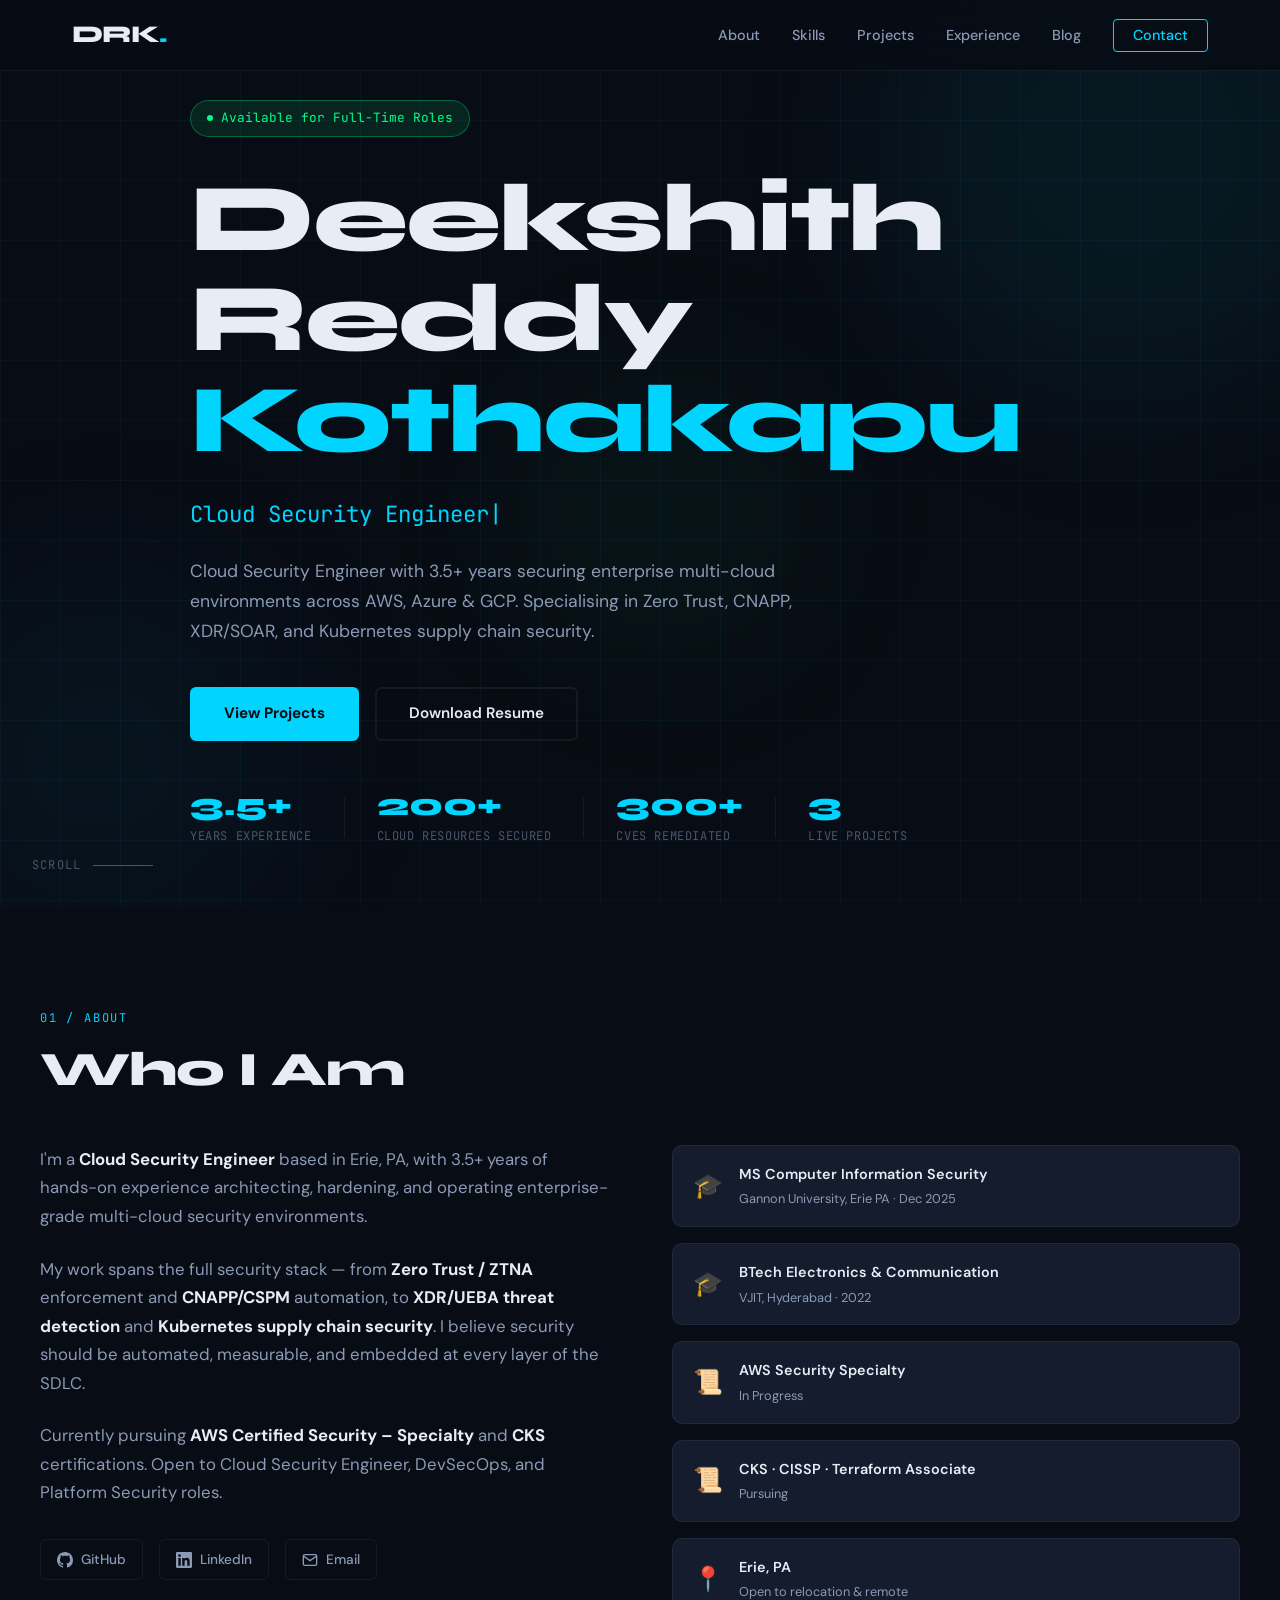
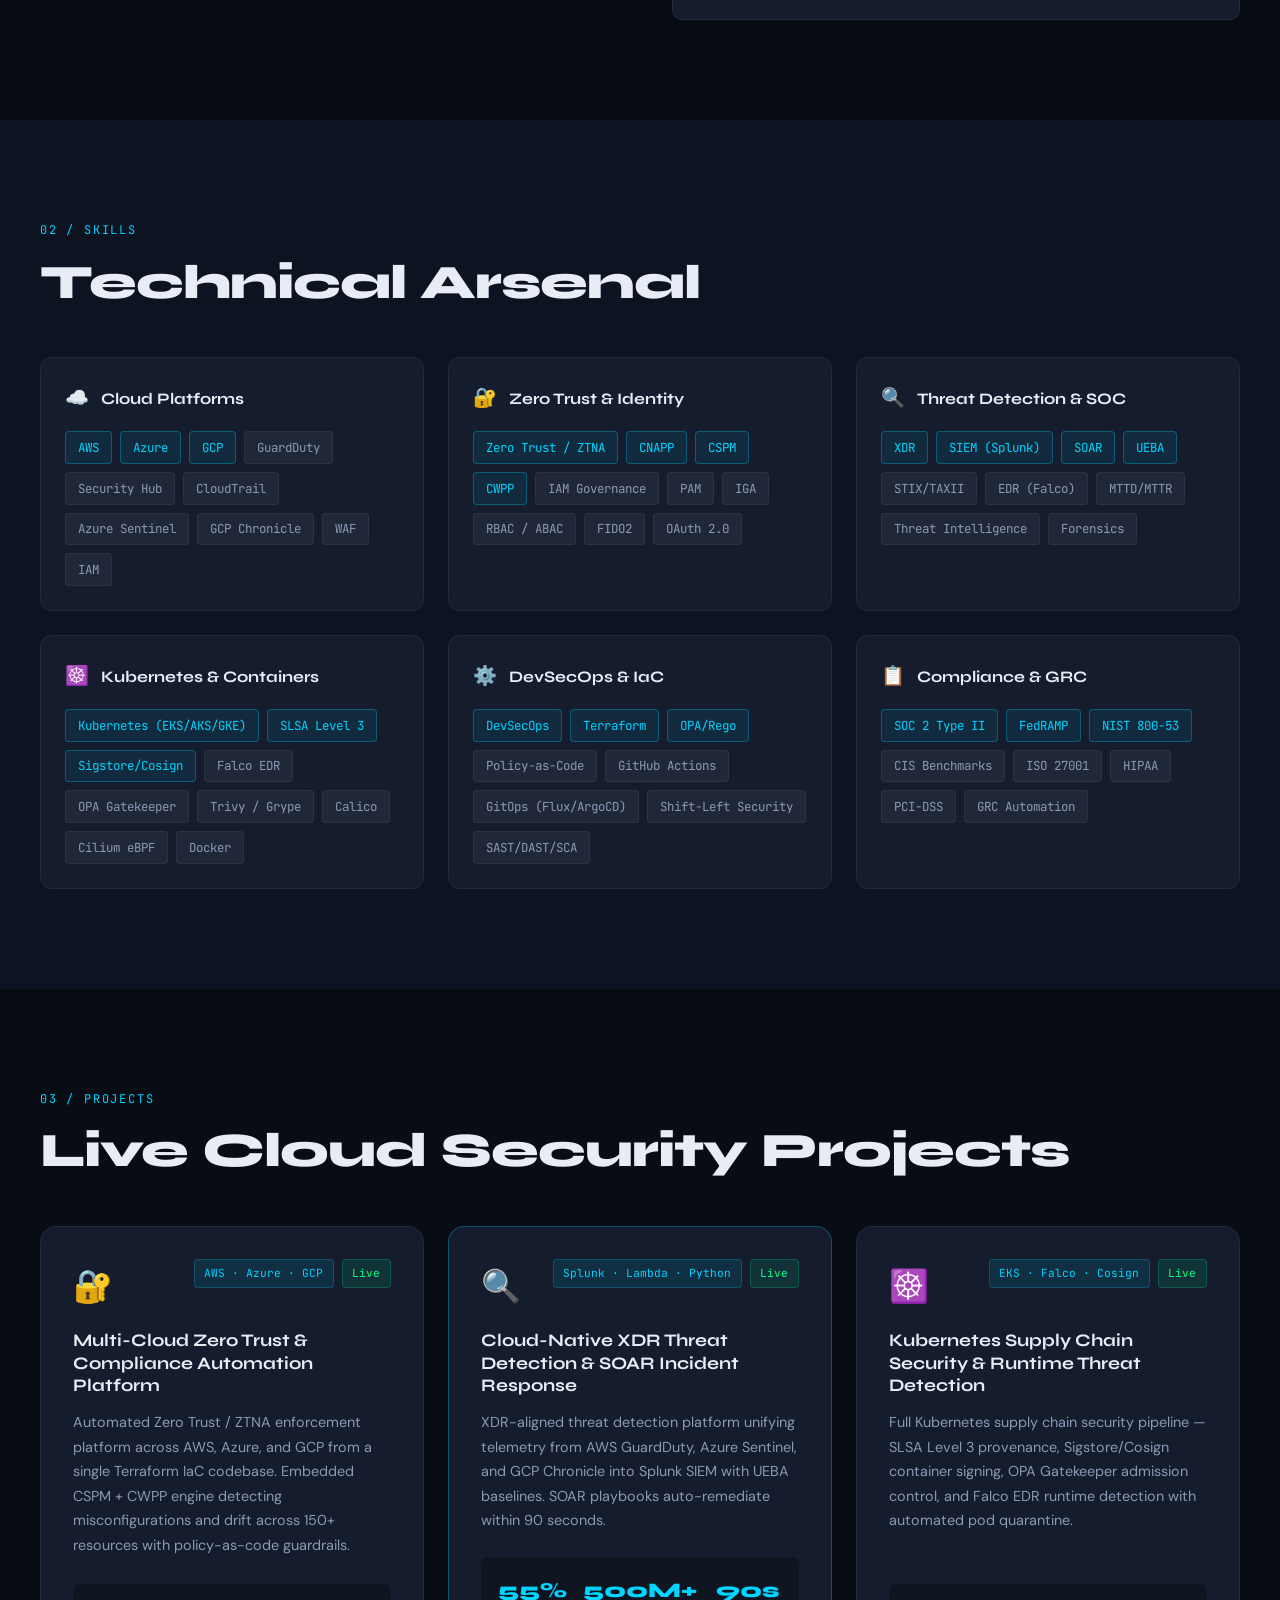
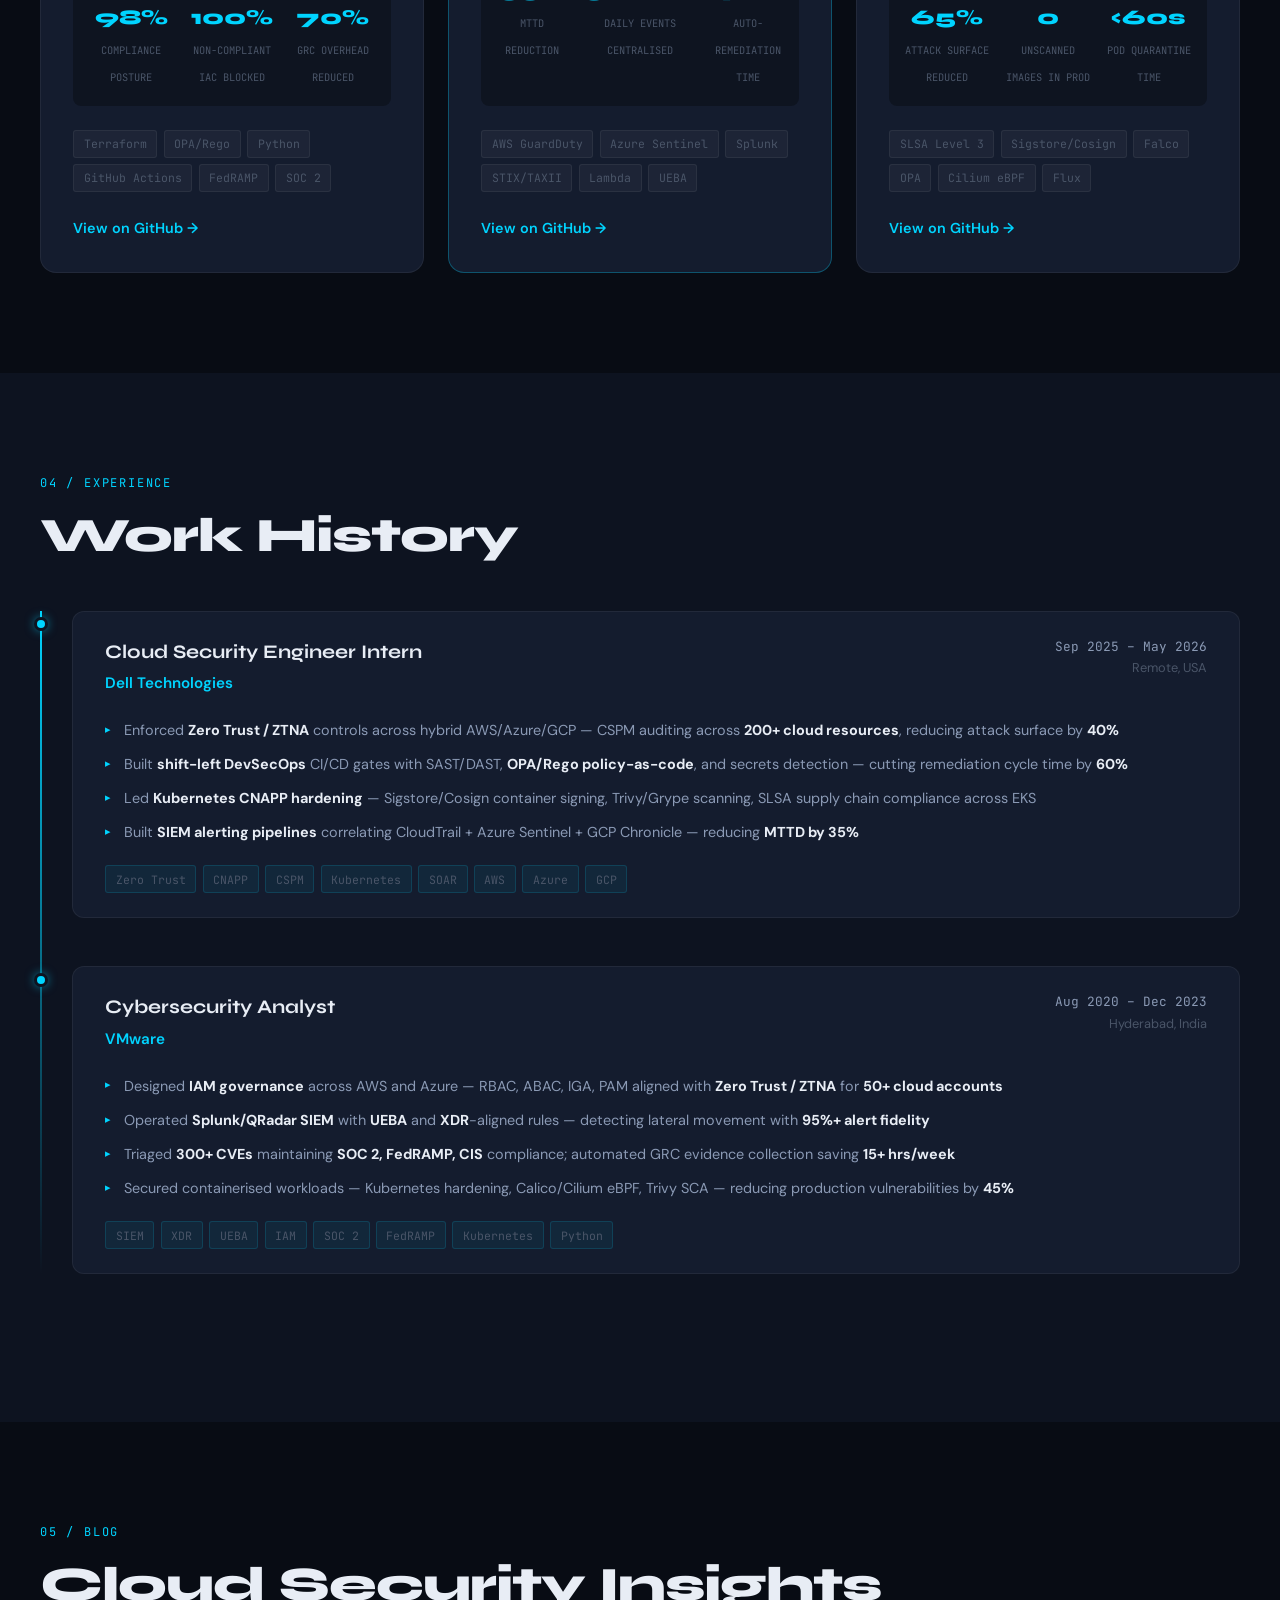
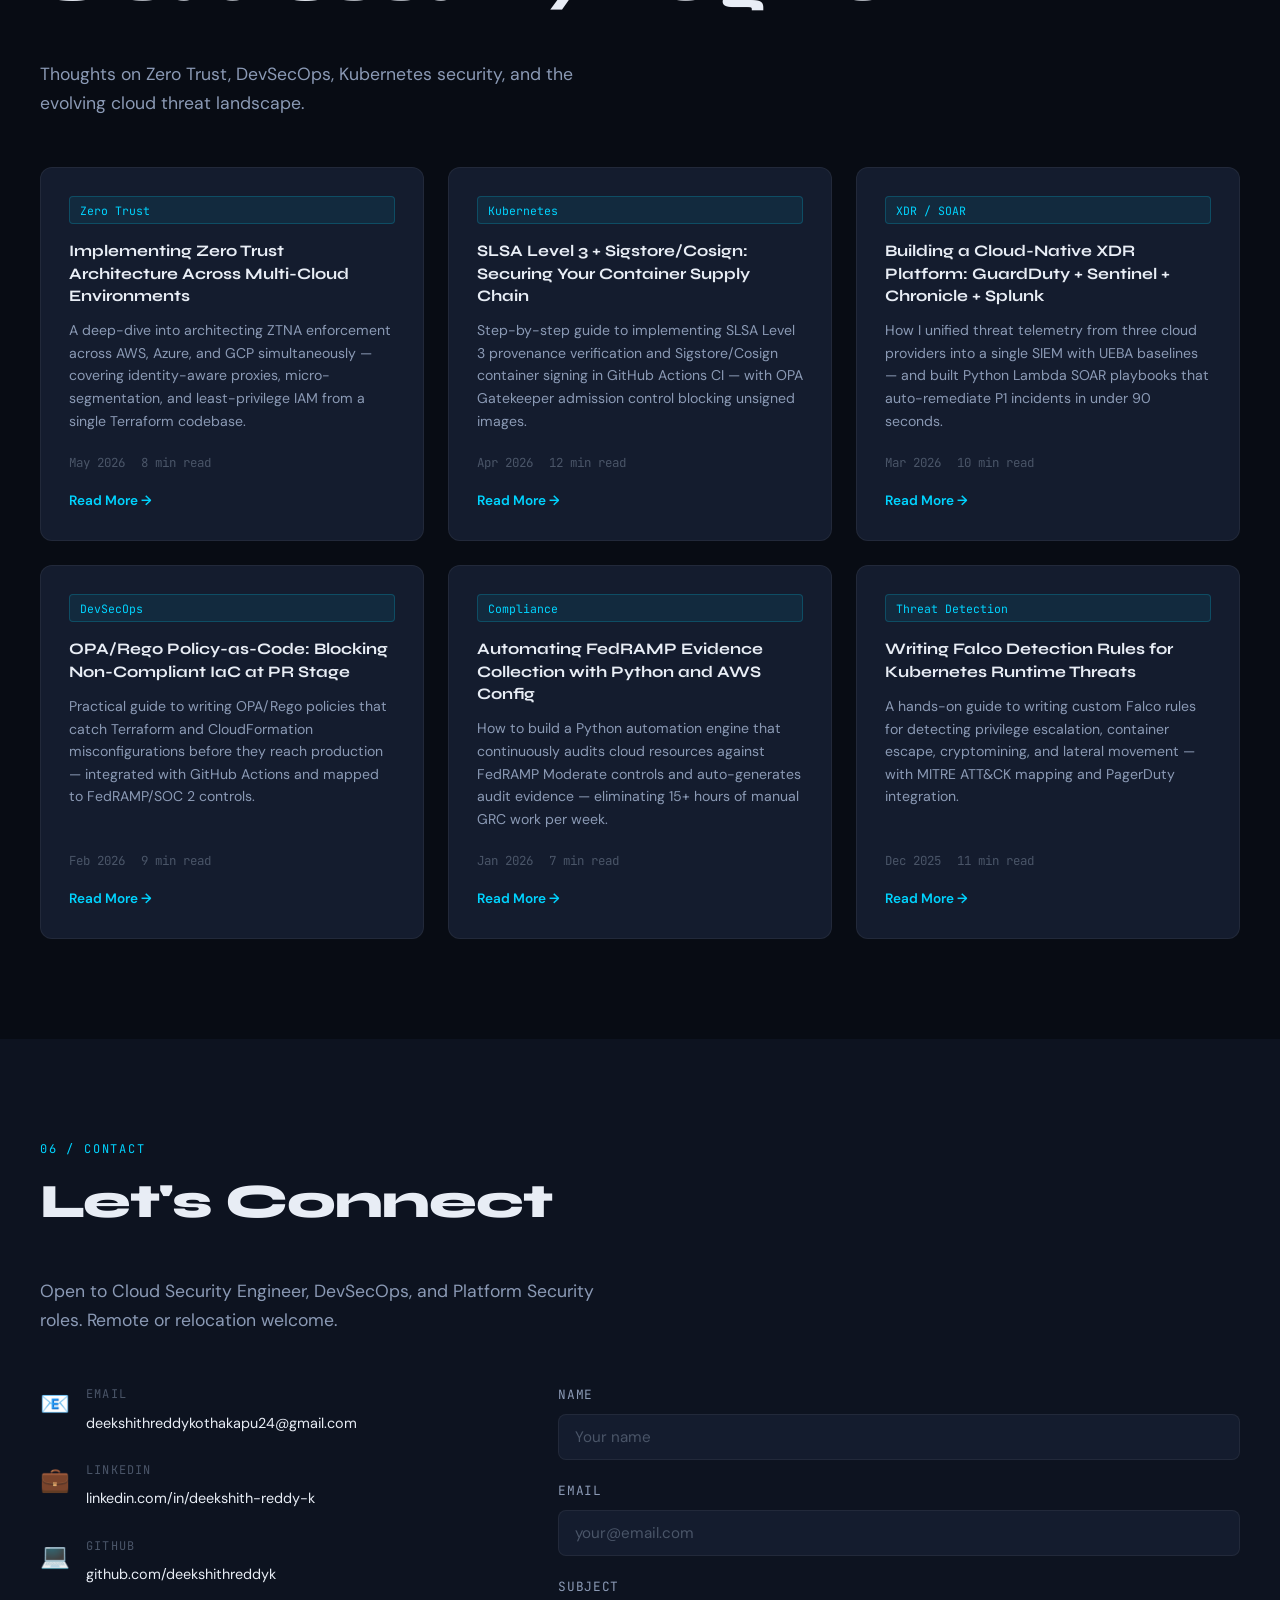
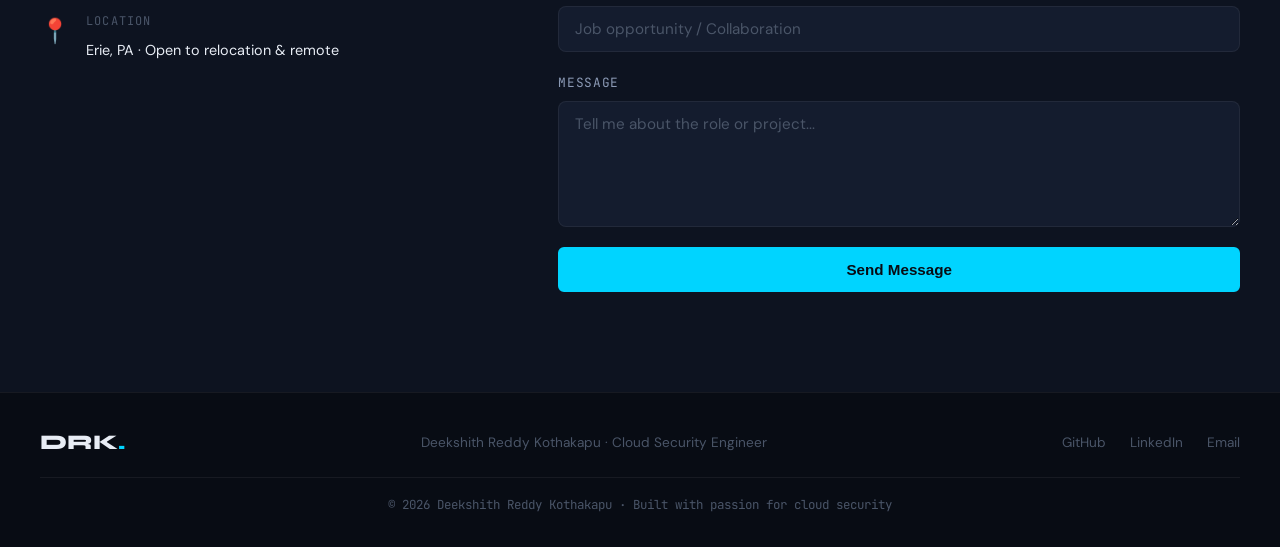
<file: index.html>
<!DOCTYPE html>
<html lang="en">
<head>
<meta charset="UTF-8"/>
<meta name="viewport" content="width=device-width, initial-scale=1.0"/>
<title>Deekshith Reddy Kothakapu | Cloud Security Engineer</title>
<link rel="preconnect" href="https://fonts.googleapis.com"/>
<link href="https://fonts.googleapis.com/css2?family=Syne:wght@400;500;600;700;800&family=JetBrains+Mono:wght@300;400;500&family=DM+Sans:wght@300;400;500&display=swap" rel="stylesheet"/>
<link rel="stylesheet" href="style.css"/>
</head>
<body>

<!-- NAV -->
<nav class="nav" id="nav">
  <div class="nav-inner">
    <a class="nav-logo" href="#hero">DRK<span class="dot">.</span></a>
    <ul class="nav-links">
      <li><a href="#about">About</a></li>
      <li><a href="#skills">Skills</a></li>
      <li><a href="#projects">Projects</a></li>
      <li><a href="#experience">Experience</a></li>
      <li><a href="#blog">Blog</a></li>
      <li><a href="#contact" class="nav-cta">Contact</a></li>
    </ul>
    <button class="hamburger" id="hamburger" aria-label="Toggle menu">
      <span></span><span></span><span></span>
    </button>
  </div>
</nav>

<!-- MOBILE MENU -->
<div class="mobile-menu" id="mobileMenu">
  <ul>
    <li><a href="#about" onclick="closeMobile()">About</a></li>
    <li><a href="#skills" onclick="closeMobile()">Skills</a></li>
    <li><a href="#projects" onclick="closeMobile()">Projects</a></li>
    <li><a href="#experience" onclick="closeMobile()">Experience</a></li>
    <li><a href="#blog" onclick="closeMobile()">Blog</a></li>
    <li><a href="#contact" onclick="closeMobile()">Contact</a></li>
  </ul>
</div>

<!-- HERO -->
<section class="hero" id="hero">
  <div class="hero-bg">
    <div class="grid-lines"></div>
    <div class="orb orb1"></div>
    <div class="orb orb2"></div>
    <div class="orb orb3"></div>
  </div>
  <div class="hero-content">
    <div class="hero-badge">
      <span class="badge-dot"></span>
      <span>Available for Full-Time Roles</span>
    </div>
    <h1 class="hero-name">Deekshith Reddy<br/><span class="accent">Kothakapu</span></h1>
    <div class="hero-title">
      <span class="typed" id="typed"></span><span class="cursor">|</span>
    </div>
    <p class="hero-desc">Cloud Security Engineer with 3.5+ years securing enterprise multi-cloud environments across AWS, Azure & GCP. Specialising in Zero Trust, CNAPP, XDR/SOAR, and Kubernetes supply chain security.</p>
    <div class="hero-actions">
      <a href="#projects" class="btn-primary">View Projects</a>
      <a href="resume.pdf" class="btn-secondary" target="_blank">Download Resume</a>
    </div>
    <div class="hero-stats">
      <div class="stat"><span class="stat-num">3.5+</span><span class="stat-label">Years Experience</span></div>
      <div class="stat-divider"></div>
      <div class="stat"><span class="stat-num">200+</span><span class="stat-label">Cloud Resources Secured</span></div>
      <div class="stat-divider"></div>
      <div class="stat"><span class="stat-num">300+</span><span class="stat-label">CVEs Remediated</span></div>
      <div class="stat-divider"></div>
      <div class="stat"><span class="stat-num">3</span><span class="stat-label">Live Projects</span></div>
    </div>
  </div>
  <div class="hero-scroll">
    <span>Scroll</span>
    <div class="scroll-line"></div>
  </div>
</section>

<!-- ABOUT -->
<section class="section" id="about">
  <div class="container">
    <div class="section-label">01 / About</div>
    <h2 class="section-title">Who I Am</h2>
    <div class="about-grid">
      <div class="about-text">
        <p>I'm a <strong>Cloud Security Engineer</strong> based in Erie, PA, with 3.5+ years of hands-on experience architecting, hardening, and operating enterprise-grade multi-cloud security environments.</p>
        <p>My work spans the full security stack — from <strong>Zero Trust / ZTNA</strong> enforcement and <strong>CNAPP/CSPM</strong> automation, to <strong>XDR/UEBA threat detection</strong> and <strong>Kubernetes supply chain security</strong>. I believe security should be automated, measurable, and embedded at every layer of the SDLC.</p>
        <p>Currently pursuing <strong>AWS Certified Security – Specialty</strong> and <strong>CKS</strong> certifications. Open to Cloud Security Engineer, DevSecOps, and Platform Security roles.</p>
        <div class="about-links">
          <a href="https://github.com/deekshithreddyk" target="_blank" class="link-chip">
            <svg width="16" height="16" viewBox="0 0 24 24" fill="currentColor"><path d="M12 0C5.37 0 0 5.37 0 12c0 5.31 3.435 9.795 8.205 11.385.6.105.825-.255.825-.57 0-.285-.015-1.23-.015-2.235-3.015.555-3.795-.735-4.035-1.41-.135-.345-.72-1.41-1.23-1.695-.42-.225-1.02-.78-.015-.795.945-.015 1.62.87 1.845 1.23 1.08 1.815 2.805 1.305 3.495.99.105-.78.42-1.305.765-1.605-2.67-.3-5.46-1.335-5.46-5.925 0-1.305.465-2.385 1.23-3.225-.12-.3-.54-1.53.12-3.18 0 0 1.005-.315 3.3 1.23.96-.27 1.98-.405 3-.405s2.04.135 3 .405c2.295-1.56 3.3-1.23 3.3-1.23.66 1.65.24 2.88.12 3.18.765.84 1.23 1.905 1.23 3.225 0 4.605-2.805 5.625-5.475 5.925.435.375.81 1.095.81 2.22 0 1.605-.015 2.895-.015 3.3 0 .315.225.69.825.57A12.02 12.02 0 0024 12c0-6.63-5.37-12-12-12z"/></svg>
            GitHub
          </a>
          <a href="https://linkedin.com/in/deekshith-reddy-k-625a603a8" target="_blank" class="link-chip">
            <svg width="16" height="16" viewBox="0 0 24 24" fill="currentColor"><path d="M20.447 20.452h-3.554v-5.569c0-1.328-.027-3.037-1.852-3.037-1.853 0-2.136 1.445-2.136 2.939v5.667H9.351V9h3.414v1.561h.046c.477-.9 1.637-1.85 3.37-1.85 3.601 0 4.267 2.37 4.267 5.455v6.286zM5.337 7.433a2.062 2.062 0 01-2.063-2.065 2.064 2.064 0 112.063 2.065zm1.782 13.019H3.555V9h3.564v11.452zM22.225 0H1.771C.792 0 0 .774 0 1.729v20.542C0 23.227.792 24 1.771 24h20.451C23.2 24 24 23.227 24 22.271V1.729C24 .774 23.2 0 22.222 0h.003z"/></svg>
            LinkedIn
          </a>
          <a href="mailto:deekshithreddykothakapu24@gmail.com" class="link-chip">
            <svg width="16" height="16" viewBox="0 0 24 24" fill="none" stroke="currentColor" stroke-width="2"><path d="M4 4h16c1.1 0 2 .9 2 2v12c0 1.1-.9 2-2 2H4c-1.1 0-2-.9-2-2V6c0-1.1.9-2 2-2z"/><polyline points="22,6 12,13 2,6"/></svg>
            Email
          </a>
        </div>
      </div>
      <div class="about-cards">
        <div class="info-card">
          <div class="info-icon">🎓</div>
          <div>
            <div class="info-title">MS Computer Information Security</div>
            <div class="info-sub">Gannon University, Erie PA · Dec 2025</div>
          </div>
        </div>
        <div class="info-card">
          <div class="info-icon">🎓</div>
          <div>
            <div class="info-title">BTech Electronics & Communication</div>
            <div class="info-sub">VJIT, Hyderabad · 2022</div>
          </div>
        </div>
        <div class="info-card">
          <div class="info-icon">📜</div>
          <div>
            <div class="info-title">AWS Security Specialty</div>
            <div class="info-sub">In Progress</div>
          </div>
        </div>
        <div class="info-card">
          <div class="info-icon">📜</div>
          <div>
            <div class="info-title">CKS · CISSP · Terraform Associate</div>
            <div class="info-sub">Pursuing</div>
          </div>
        </div>
        <div class="info-card">
          <div class="info-icon">📍</div>
          <div>
            <div class="info-title">Erie, PA</div>
            <div class="info-sub">Open to relocation & remote</div>
          </div>
        </div>
      </div>
    </div>
  </div>
</section>

<!-- SKILLS -->
<section class="section section-dark" id="skills">
  <div class="container">
    <div class="section-label">02 / Skills</div>
    <h2 class="section-title">Technical Arsenal</h2>
    <div class="skills-grid">

      <div class="skill-category">
        <div class="skill-cat-header">
          <span class="skill-cat-icon">☁️</span>
          <span>Cloud Platforms</span>
        </div>
        <div class="skill-tags">
          <span class="tag tag-hot">AWS</span>
          <span class="tag tag-hot">Azure</span>
          <span class="tag tag-hot">GCP</span>
          <span class="tag">GuardDuty</span>
          <span class="tag">Security Hub</span>
          <span class="tag">CloudTrail</span>
          <span class="tag">Azure Sentinel</span>
          <span class="tag">GCP Chronicle</span>
          <span class="tag">WAF</span>
          <span class="tag">IAM</span>
        </div>
      </div>

      <div class="skill-category">
        <div class="skill-cat-header">
          <span class="skill-cat-icon">🔐</span>
          <span>Zero Trust & Identity</span>
        </div>
        <div class="skill-tags">
          <span class="tag tag-hot">Zero Trust / ZTNA</span>
          <span class="tag tag-hot">CNAPP</span>
          <span class="tag tag-hot">CSPM</span>
          <span class="tag tag-hot">CWPP</span>
          <span class="tag">IAM Governance</span>
          <span class="tag">PAM</span>
          <span class="tag">IGA</span>
          <span class="tag">RBAC / ABAC</span>
          <span class="tag">FIDO2</span>
          <span class="tag">OAuth 2.0</span>
        </div>
      </div>

      <div class="skill-category">
        <div class="skill-cat-header">
          <span class="skill-cat-icon">🔍</span>
          <span>Threat Detection & SOC</span>
        </div>
        <div class="skill-tags">
          <span class="tag tag-hot">XDR</span>
          <span class="tag tag-hot">SIEM (Splunk)</span>
          <span class="tag tag-hot">SOAR</span>
          <span class="tag tag-hot">UEBA</span>
          <span class="tag">STIX/TAXII</span>
          <span class="tag">EDR (Falco)</span>
          <span class="tag">MTTD/MTTR</span>
          <span class="tag">Threat Intelligence</span>
          <span class="tag">Forensics</span>
        </div>
      </div>

      <div class="skill-category">
        <div class="skill-cat-header">
          <span class="skill-cat-icon">☸️</span>
          <span>Kubernetes & Containers</span>
        </div>
        <div class="skill-tags">
          <span class="tag tag-hot">Kubernetes (EKS/AKS/GKE)</span>
          <span class="tag tag-hot">SLSA Level 3</span>
          <span class="tag tag-hot">Sigstore/Cosign</span>
          <span class="tag">Falco EDR</span>
          <span class="tag">OPA Gatekeeper</span>
          <span class="tag">Trivy / Grype</span>
          <span class="tag">Calico</span>
          <span class="tag">Cilium eBPF</span>
          <span class="tag">Docker</span>
        </div>
      </div>

      <div class="skill-category">
        <div class="skill-cat-header">
          <span class="skill-cat-icon">⚙️</span>
          <span>DevSecOps & IaC</span>
        </div>
        <div class="skill-tags">
          <span class="tag tag-hot">DevSecOps</span>
          <span class="tag tag-hot">Terraform</span>
          <span class="tag tag-hot">OPA/Rego</span>
          <span class="tag">Policy-as-Code</span>
          <span class="tag">GitHub Actions</span>
          <span class="tag">GitOps (Flux/ArgoCD)</span>
          <span class="tag">Shift-Left Security</span>
          <span class="tag">SAST/DAST/SCA</span>
        </div>
      </div>

      <div class="skill-category">
        <div class="skill-cat-header">
          <span class="skill-cat-icon">📋</span>
          <span>Compliance & GRC</span>
        </div>
        <div class="skill-tags">
          <span class="tag tag-hot">SOC 2 Type II</span>
          <span class="tag tag-hot">FedRAMP</span>
          <span class="tag tag-hot">NIST 800-53</span>
          <span class="tag">CIS Benchmarks</span>
          <span class="tag">ISO 27001</span>
          <span class="tag">HIPAA</span>
          <span class="tag">PCI-DSS</span>
          <span class="tag">GRC Automation</span>
        </div>
      </div>

    </div>
  </div>
</section>

<!-- PROJECTS -->
<section class="section" id="projects">
  <div class="container">
    <div class="section-label">03 / Projects</div>
    <h2 class="section-title">Live Cloud Security Projects</h2>
    <div class="projects-grid">

      <div class="project-card">
        <div class="project-header">
          <div class="project-icon">🔐</div>
          <div class="project-badges">
            <span class="pbadge pbadge-blue">AWS · Azure · GCP</span>
            <span class="pbadge pbadge-green">Live</span>
          </div>
        </div>
        <h3 class="project-title">Multi-Cloud Zero Trust & Compliance Automation Platform</h3>
        <p class="project-desc">Automated Zero Trust / ZTNA enforcement platform across AWS, Azure, and GCP from a single Terraform IaC codebase. Embedded CSPM + CWPP engine detecting misconfigurations and drift across 150+ resources with policy-as-code guardrails.</p>
        <div class="project-metrics">
          <div class="metric"><span class="metric-num">98%</span><span class="metric-label">Compliance posture</span></div>
          <div class="metric"><span class="metric-num">100%</span><span class="metric-label">Non-compliant IaC blocked</span></div>
          <div class="metric"><span class="metric-num">70%</span><span class="metric-label">GRC overhead reduced</span></div>
        </div>
        <div class="project-stack">
          <span>Terraform</span><span>OPA/Rego</span><span>Python</span><span>GitHub Actions</span><span>FedRAMP</span><span>SOC 2</span>
        </div>
        <a href="https://github.com/deekshithreddyk/multicloud-zero-trust-platform" target="_blank" class="project-link">
          View on GitHub →
        </a>
      </div>

      <div class="project-card project-card-featured">
        <div class="project-header">
          <div class="project-icon">🔍</div>
          <div class="project-badges">
            <span class="pbadge pbadge-blue">Splunk · Lambda · Python</span>
            <span class="pbadge pbadge-green">Live</span>
          </div>
        </div>
        <h3 class="project-title">Cloud-Native XDR Threat Detection & SOAR Incident Response</h3>
        <p class="project-desc">XDR-aligned threat detection platform unifying telemetry from AWS GuardDuty, Azure Sentinel, and GCP Chronicle into Splunk SIEM with UEBA baselines. SOAR playbooks auto-remediate within 90 seconds.</p>
        <div class="project-metrics">
          <div class="metric"><span class="metric-num">55%</span><span class="metric-label">MTTD reduction</span></div>
          <div class="metric"><span class="metric-num">500M+</span><span class="metric-label">Daily events centralised</span></div>
          <div class="metric"><span class="metric-num">90s</span><span class="metric-label">Auto-remediation time</span></div>
        </div>
        <div class="project-stack">
          <span>AWS GuardDuty</span><span>Azure Sentinel</span><span>Splunk</span><span>STIX/TAXII</span><span>Lambda</span><span>UEBA</span>
        </div>
        <a href="https://github.com/deekshithreddyk/xdr-threat-detection-soar" target="_blank" class="project-link">
          View on GitHub →
        </a>
      </div>

      <div class="project-card">
        <div class="project-header">
          <div class="project-icon">☸️</div>
          <div class="project-badges">
            <span class="pbadge pbadge-blue">EKS · Falco · Cosign</span>
            <span class="pbadge pbadge-green">Live</span>
          </div>
        </div>
        <h3 class="project-title">Kubernetes Supply Chain Security & Runtime Threat Detection</h3>
        <p class="project-desc">Full Kubernetes supply chain security pipeline — SLSA Level 3 provenance, Sigstore/Cosign container signing, OPA Gatekeeper admission control, and Falco EDR runtime detection with automated pod quarantine.</p>
        <div class="project-metrics">
          <div class="metric"><span class="metric-num">65%</span><span class="metric-label">Attack surface reduced</span></div>
          <div class="metric"><span class="metric-num">0</span><span class="metric-label">Unscanned images in prod</span></div>
          <div class="metric"><span class="metric-num">&lt;60s</span><span class="metric-label">Pod quarantine time</span></div>
        </div>
        <div class="project-stack">
          <span>SLSA Level 3</span><span>Sigstore/Cosign</span><span>Falco</span><span>OPA</span><span>Cilium eBPF</span><span>Flux</span>
        </div>
        <a href="https://github.com/deekshithreddyk/k8s-supply-chain-security" target="_blank" class="project-link">
          View on GitHub →
        </a>
      </div>

    </div>
  </div>
</section>

<!-- EXPERIENCE -->
<section class="section section-dark" id="experience">
  <div class="container">
    <div class="section-label">04 / Experience</div>
    <h2 class="section-title">Work History</h2>
    <div class="timeline">

      <div class="timeline-item">
        <div class="timeline-dot"></div>
        <div class="timeline-content">
          <div class="timeline-header">
            <div>
              <h3 class="timeline-role">Cloud Security Engineer Intern</h3>
              <div class="timeline-company">Dell Technologies</div>
            </div>
            <div class="timeline-meta">
              <span class="timeline-date">Sep 2025 – May 2026</span>
              <span class="timeline-location">Remote, USA</span>
            </div>
          </div>
          <ul class="timeline-bullets">
            <li>Enforced <strong>Zero Trust / ZTNA</strong> controls across hybrid AWS/Azure/GCP — CSPM auditing across <strong>200+ cloud resources</strong>, reducing attack surface by <strong>40%</strong></li>
            <li>Built <strong>shift-left DevSecOps</strong> CI/CD gates with SAST/DAST, <strong>OPA/Rego policy-as-code</strong>, and secrets detection — cutting remediation cycle time by <strong>60%</strong></li>
            <li>Led <strong>Kubernetes CNAPP hardening</strong> — Sigstore/Cosign container signing, Trivy/Grype scanning, SLSA supply chain compliance across EKS</li>
            <li>Built <strong>SIEM alerting pipelines</strong> correlating CloudTrail + Azure Sentinel + GCP Chronicle — reducing <strong>MTTD by 35%</strong></li>
          </ul>
          <div class="timeline-tags">
            <span>Zero Trust</span><span>CNAPP</span><span>CSPM</span><span>Kubernetes</span><span>SOAR</span><span>AWS</span><span>Azure</span><span>GCP</span>
          </div>
        </div>
      </div>

      <div class="timeline-item">
        <div class="timeline-dot"></div>
        <div class="timeline-content">
          <div class="timeline-header">
            <div>
              <h3 class="timeline-role">Cybersecurity Analyst</h3>
              <div class="timeline-company">VMware</div>
            </div>
            <div class="timeline-meta">
              <span class="timeline-date">Aug 2020 – Dec 2023</span>
              <span class="timeline-location">Hyderabad, India</span>
            </div>
          </div>
          <ul class="timeline-bullets">
            <li>Designed <strong>IAM governance</strong> across AWS and Azure — RBAC, ABAC, IGA, PAM aligned with <strong>Zero Trust / ZTNA</strong> for <strong>50+ cloud accounts</strong></li>
            <li>Operated <strong>Splunk/QRadar SIEM</strong> with <strong>UEBA</strong> and <strong>XDR</strong>-aligned rules — detecting lateral movement with <strong>95%+ alert fidelity</strong></li>
            <li>Triaged <strong>300+ CVEs</strong> maintaining <strong>SOC 2, FedRAMP, CIS</strong> compliance; automated GRC evidence collection saving <strong>15+ hrs/week</strong></li>
            <li>Secured containerised workloads — Kubernetes hardening, Calico/Cilium eBPF, Trivy SCA — reducing production vulnerabilities by <strong>45%</strong></li>
          </ul>
          <div class="timeline-tags">
            <span>SIEM</span><span>XDR</span><span>UEBA</span><span>IAM</span><span>SOC 2</span><span>FedRAMP</span><span>Kubernetes</span><span>Python</span>
          </div>
        </div>
      </div>

    </div>
  </div>
</section>

<!-- BLOG -->
<section class="section" id="blog">
  <div class="container">
    <div class="section-label">05 / Blog</div>
    <h2 class="section-title">Cloud Security Insights</h2>
    <p class="section-subtitle">Thoughts on Zero Trust, DevSecOps, Kubernetes security, and the evolving cloud threat landscape.</p>
    <div class="blog-grid">

      <article class="blog-card">
        <div class="blog-tag">Zero Trust</div>
        <h3 class="blog-title">Implementing Zero Trust Architecture Across Multi-Cloud Environments</h3>
        <p class="blog-excerpt">A deep-dive into architecting ZTNA enforcement across AWS, Azure, and GCP simultaneously — covering identity-aware proxies, micro-segmentation, and least-privilege IAM from a single Terraform codebase.</p>
        <div class="blog-meta">
          <span>May 2026</span>
          <span>8 min read</span>
        </div>
        <a href="#" class="blog-link">Read More →</a>
      </article>

      <article class="blog-card">
        <div class="blog-tag">Kubernetes</div>
        <h3 class="blog-title">SLSA Level 3 + Sigstore/Cosign: Securing Your Container Supply Chain</h3>
        <p class="blog-excerpt">Step-by-step guide to implementing SLSA Level 3 provenance verification and Sigstore/Cosign container signing in GitHub Actions CI — with OPA Gatekeeper admission control blocking unsigned images.</p>
        <div class="blog-meta">
          <span>Apr 2026</span>
          <span>12 min read</span>
        </div>
        <a href="#" class="blog-link">Read More →</a>
      </article>

      <article class="blog-card">
        <div class="blog-tag">XDR / SOAR</div>
        <h3 class="blog-title">Building a Cloud-Native XDR Platform: GuardDuty + Sentinel + Chronicle + Splunk</h3>
        <p class="blog-excerpt">How I unified threat telemetry from three cloud providers into a single SIEM with UEBA baselines — and built Python Lambda SOAR playbooks that auto-remediate P1 incidents in under 90 seconds.</p>
        <div class="blog-meta">
          <span>Mar 2026</span>
          <span>10 min read</span>
        </div>
        <a href="#" class="blog-link">Read More →</a>
      </article>

      <article class="blog-card">
        <div class="blog-tag">DevSecOps</div>
        <h3 class="blog-title">OPA/Rego Policy-as-Code: Blocking Non-Compliant IaC at PR Stage</h3>
        <p class="blog-excerpt">Practical guide to writing OPA/Rego policies that catch Terraform and CloudFormation misconfigurations before they reach production — integrated with GitHub Actions and mapped to FedRAMP/SOC 2 controls.</p>
        <div class="blog-meta">
          <span>Feb 2026</span>
          <span>9 min read</span>
        </div>
        <a href="#" class="blog-link">Read More →</a>
      </article>

      <article class="blog-card">
        <div class="blog-tag">Compliance</div>
        <h3 class="blog-title">Automating FedRAMP Evidence Collection with Python and AWS Config</h3>
        <p class="blog-excerpt">How to build a Python automation engine that continuously audits cloud resources against FedRAMP Moderate controls and auto-generates audit evidence — eliminating 15+ hours of manual GRC work per week.</p>
        <div class="blog-meta">
          <span>Jan 2026</span>
          <span>7 min read</span>
        </div>
        <a href="#" class="blog-link">Read More →</a>
      </article>

      <article class="blog-card">
        <div class="blog-tag">Threat Detection</div>
        <h3 class="blog-title">Writing Falco Detection Rules for Kubernetes Runtime Threats</h3>
        <p class="blog-excerpt">A hands-on guide to writing custom Falco rules for detecting privilege escalation, container escape, cryptomining, and lateral movement — with MITRE ATT&CK mapping and PagerDuty integration.</p>
        <div class="blog-meta">
          <span>Dec 2025</span>
          <span>11 min read</span>
        </div>
        <a href="#" class="blog-link">Read More →</a>
      </article>

    </div>
  </div>
</section>

<!-- CONTACT -->
<section class="section section-dark" id="contact">
  <div class="container">
    <div class="section-label">06 / Contact</div>
    <h2 class="section-title">Let's Connect</h2>
    <p class="section-subtitle">Open to Cloud Security Engineer, DevSecOps, and Platform Security roles. Remote or relocation welcome.</p>
    <div class="contact-grid">
      <div class="contact-info">
        <div class="contact-item">
          <div class="contact-icon">📧</div>
          <div>
            <div class="contact-label">Email</div>
            <a href="mailto:deekshithreddykothakapu24@gmail.com" class="contact-value">deekshithreddykothakapu24@gmail.com</a>
          </div>
        </div>
        <div class="contact-item">
          <div class="contact-icon">💼</div>
          <div>
            <div class="contact-label">LinkedIn</div>
            <a href="https://linkedin.com/in/deekshith-reddy-k-625a603a8" target="_blank" class="contact-value">linkedin.com/in/deekshith-reddy-k</a>
          </div>
        </div>
        <div class="contact-item">
          <div class="contact-icon">💻</div>
          <div>
            <div class="contact-label">GitHub</div>
            <a href="https://github.com/deekshithreddyk" target="_blank" class="contact-value">github.com/deekshithreddyk</a>
          </div>
        </div>
        <div class="contact-item">
          <div class="contact-icon">📍</div>
          <div>
            <div class="contact-label">Location</div>
            <span class="contact-value">Erie, PA · Open to relocation & remote</span>
          </div>
        </div>
      </div>
      <form class="contact-form" onsubmit="handleSubmit(event)">
        <div class="form-group">
          <label>Name</label>
          <input type="text" placeholder="Your name" required/>
        </div>
        <div class="form-group">
          <label>Email</label>
          <input type="email" placeholder="your@email.com" required/>
        </div>
        <div class="form-group">
          <label>Subject</label>
          <input type="text" placeholder="Job opportunity / Collaboration"/>
        </div>
        <div class="form-group">
          <label>Message</label>
          <textarea rows="5" placeholder="Tell me about the role or project..." required></textarea>
        </div>
        <button type="submit" class="btn-primary btn-full">Send Message</button>
        <div class="form-success" id="formSuccess">✅ Message sent! I'll get back to you within 24 hours.</div>
      </form>
    </div>
  </div>
</section>

<!-- FOOTER -->
<footer class="footer">
  <div class="container">
    <div class="footer-inner">
      <div class="footer-logo">DRK<span class="dot">.</span></div>
      <div class="footer-text">Deekshith Reddy Kothakapu · Cloud Security Engineer</div>
      <div class="footer-links">
        <a href="https://github.com/deekshithreddyk" target="_blank">GitHub</a>
        <a href="https://linkedin.com/in/deekshith-reddy-k-625a603a8" target="_blank">LinkedIn</a>
        <a href="mailto:deekshithreddykothakapu24@gmail.com">Email</a>
      </div>
    </div>
    <div class="footer-copy">© 2026 Deekshith Reddy Kothakapu · Built with passion for cloud security</div>
  </div>
</footer>

<script src="script.js"></script>
</body>
</html>
</file>
<file: style.css>
:root {
  --bg: #080c14;
  --bg2: #0d1320;
  --bg3: #111827;
  --surface: #141c2e;
  --surface2: #1a2540;
  --accent: #00d4ff;
  --accent2: #0099cc;
  --accent3: #00ff88;
  --text: #e8edf5;
  --text2: #8b9ab5;
  --text3: #4a5568;
  --border: rgba(0, 212, 255, 0.15);
  --border2: rgba(255,255,255,0.06);
  --font-display: 'Syne', sans-serif;
  --font-body: 'DM Sans', sans-serif;
  --font-mono: 'JetBrains Mono', monospace;
}

*, *::before, *::after { box-sizing: border-box; margin: 0; padding: 0; }

html { scroll-behavior: smooth; }

body {
  background: var(--bg);
  color: var(--text);
  font-family: var(--font-body);
  font-size: 16px;
  line-height: 1.7;
  overflow-x: hidden;
}

/* SCROLLBAR */
::-webkit-scrollbar { width: 4px; }
::-webkit-scrollbar-track { background: var(--bg); }
::-webkit-scrollbar-thumb { background: var(--accent); border-radius: 2px; }

/* NAV */
.nav {
  position: fixed; top: 0; left: 0; right: 0; z-index: 100;
  background: rgba(8,12,20,0.85);
  backdrop-filter: blur(20px);
  border-bottom: 1px solid var(--border2);
  transition: all 0.3s ease;
}
.nav.scrolled { background: rgba(8,12,20,0.98); border-bottom-color: var(--border); }
.nav-inner {
  max-width: 1200px; margin: 0 auto;
  padding: 0 2rem;
  height: 70px;
  display: flex; align-items: center; justify-content: space-between;
}
.nav-logo {
  font-family: var(--font-display);
  font-size: 1.5rem; font-weight: 800;
  color: var(--text); text-decoration: none; letter-spacing: -1px;
}
.dot { color: var(--accent); }
.nav-links {
  display: flex; align-items: center; gap: 2rem;
  list-style: none;
}
.nav-links a {
  color: var(--text2); text-decoration: none;
  font-size: 0.9rem; font-weight: 500;
  transition: color 0.2s;
}
.nav-links a:hover { color: var(--accent); }
.nav-cta {
  color: var(--accent) !important;
  border: 1px solid var(--accent) !important;
  padding: 0.4rem 1.2rem;
  border-radius: 4px;
  transition: all 0.2s !important;
}
.nav-cta:hover { background: var(--accent) !important; color: var(--bg) !important; }
.hamburger {
  display: none; flex-direction: column; gap: 5px;
  background: none; border: none; cursor: pointer; padding: 4px;
}
.hamburger span { width: 24px; height: 2px; background: var(--text); display: block; transition: all 0.3s; }

/* MOBILE MENU */
.mobile-menu {
  display: none; position: fixed;
  top: 70px; left: 0; right: 0; bottom: 0;
  background: rgba(8,12,20,0.98);
  z-index: 99; padding: 2rem;
}
.mobile-menu.open { display: flex; align-items: center; justify-content: center; }
.mobile-menu ul { list-style: none; text-align: center; }
.mobile-menu ul li { margin: 1.5rem 0; }
.mobile-menu ul li a {
  font-family: var(--font-display);
  font-size: 2rem; font-weight: 700;
  color: var(--text); text-decoration: none;
}
.mobile-menu ul li a:hover { color: var(--accent); }

/* HERO */
.hero {
  min-height: 100vh;
  display: flex; align-items: center; justify-content: center;
  position: relative; overflow: hidden;
  padding: 100px 2rem 60px;
}
.hero-bg { position: absolute; inset: 0; z-index: 0; }
.grid-lines {
  position: absolute; inset: 0;
  background-image:
    linear-gradient(rgba(0,212,255,0.04) 1px, transparent 1px),
    linear-gradient(90deg, rgba(0,212,255,0.04) 1px, transparent 1px);
  background-size: 60px 60px;
}
.orb {
  position: absolute; border-radius: 50%;
  filter: blur(80px); pointer-events: none;
}
.orb1 { width: 500px; height: 500px; background: rgba(0,212,255,0.06); top: -100px; right: -100px; }
.orb2 { width: 400px; height: 400px; background: rgba(0,153,204,0.05); bottom: -50px; left: -100px; }
.orb3 { width: 300px; height: 300px; background: rgba(0,255,136,0.04); top: 40%; left: 40%; }

.hero-content { position: relative; z-index: 1; max-width: 900px; }
.hero-badge {
  display: inline-flex; align-items: center; gap: 8px;
  background: rgba(0,255,136,0.1); border: 1px solid rgba(0,255,136,0.3);
  color: var(--accent3);
  padding: 0.4rem 1rem; border-radius: 100px;
  font-size: 0.8rem; font-family: var(--font-mono);
  margin-bottom: 2rem;
  animation: fadeUp 0.6s ease both;
}
.badge-dot { width: 6px; height: 6px; background: var(--accent3); border-radius: 50%; animation: pulse 2s infinite; }
@keyframes pulse { 0%,100%{opacity:1} 50%{opacity:0.3} }

.hero-name {
  font-family: var(--font-display);
  font-size: clamp(3rem, 8vw, 6rem);
  font-weight: 800; line-height: 1.05;
  letter-spacing: -2px; margin-bottom: 1.5rem;
  animation: fadeUp 0.6s 0.1s ease both;
}
.accent { color: var(--accent); }

.hero-title {
  font-family: var(--font-mono);
  font-size: clamp(1rem, 2.5vw, 1.4rem);
  color: var(--accent); margin-bottom: 1.5rem;
  animation: fadeUp 0.6s 0.2s ease both;
  min-height: 2rem;
}
.cursor { animation: blink 1s infinite; }
@keyframes blink { 0%,100%{opacity:1} 50%{opacity:0} }

.hero-desc {
  font-size: 1.1rem; color: var(--text2); max-width: 650px;
  margin-bottom: 2.5rem;
  animation: fadeUp 0.6s 0.3s ease both;
}
.hero-actions {
  display: flex; gap: 1rem; flex-wrap: wrap;
  margin-bottom: 3rem;
  animation: fadeUp 0.6s 0.4s ease both;
}
.btn-primary {
  display: inline-flex; align-items: center;
  background: var(--accent); color: var(--bg);
  padding: 0.75rem 2rem; border-radius: 6px;
  font-weight: 700; font-size: 0.95rem;
  text-decoration: none; transition: all 0.2s;
  border: 2px solid var(--accent);
}
.btn-primary:hover { background: transparent; color: var(--accent); }
.btn-secondary {
  display: inline-flex; align-items: center;
  background: transparent; color: var(--text);
  padding: 0.75rem 2rem; border-radius: 6px;
  font-weight: 600; font-size: 0.95rem;
  text-decoration: none; border: 2px solid var(--border2);
  transition: all 0.2s;
}
.btn-secondary:hover { border-color: var(--accent); color: var(--accent); }
.btn-full { width: 100%; justify-content: center; }

.hero-stats {
  display: flex; gap: 2rem; flex-wrap: wrap; align-items: center;
  animation: fadeUp 0.6s 0.5s ease both;
}
.stat { text-align: left; }
.stat-num { display: block; font-family: var(--font-display); font-size: 2rem; font-weight: 800; color: var(--accent); line-height: 1; }
.stat-label { font-size: 0.75rem; color: var(--text3); font-family: var(--font-mono); text-transform: uppercase; letter-spacing: 0.05em; }
.stat-divider { width: 1px; height: 40px; background: var(--border2); }

.hero-scroll {
  position: absolute; bottom: 2rem; left: 2rem;
  display: flex; align-items: center; gap: 12px;
  color: var(--text3); font-size: 0.75rem; font-family: var(--font-mono);
  letter-spacing: 0.1em; text-transform: uppercase;
}
.scroll-line { width: 60px; height: 1px; background: var(--text3); }

@keyframes fadeUp { from { opacity:0; transform: translateY(30px); } to { opacity:1; transform: translateY(0); } }

/* SECTIONS */
.section { padding: 100px 2rem; }
.section-dark { background: var(--bg2); }
.container { max-width: 1200px; margin: 0 auto; }
.section-label {
  font-family: var(--font-mono); font-size: 0.75rem;
  color: var(--accent); text-transform: uppercase; letter-spacing: 0.15em;
  margin-bottom: 1rem;
}
.section-title {
  font-family: var(--font-display);
  font-size: clamp(2rem, 5vw, 3rem);
  font-weight: 800; letter-spacing: -1px;
  margin-bottom: 3rem; line-height: 1.1;
}
.section-subtitle { color: var(--text2); font-size: 1.1rem; margin-bottom: 3rem; max-width: 600px; }

/* ABOUT */
.about-grid { display: grid; grid-template-columns: 1fr 1fr; gap: 4rem; align-items: start; }
.about-text p { color: var(--text2); margin-bottom: 1.5rem; font-size: 1.05rem; }
.about-text strong { color: var(--text); }
.about-links { display: flex; gap: 1rem; flex-wrap: wrap; margin-top: 2rem; }
.link-chip {
  display: inline-flex; align-items: center; gap: 8px;
  color: var(--text2); text-decoration: none;
  border: 1px solid var(--border2);
  padding: 0.5rem 1rem; border-radius: 6px;
  font-size: 0.85rem; font-weight: 500;
  transition: all 0.2s;
}
.link-chip:hover { border-color: var(--accent); color: var(--accent); }
.about-cards { display: flex; flex-direction: column; gap: 1rem; }
.info-card {
  display: flex; align-items: center; gap: 1rem;
  background: var(--surface); border: 1px solid var(--border2);
  padding: 1rem 1.25rem; border-radius: 10px;
  transition: border-color 0.2s;
}
.info-card:hover { border-color: var(--border); }
.info-icon { font-size: 1.5rem; }
.info-title { font-weight: 600; font-size: 0.9rem; color: var(--text); }
.info-sub { font-size: 0.8rem; color: var(--text2); margin-top: 2px; }

/* SKILLS */
.skills-grid { display: grid; grid-template-columns: repeat(auto-fit, minmax(340px, 1fr)); gap: 1.5rem; }
.skill-category {
  background: var(--surface); border: 1px solid var(--border2);
  border-radius: 12px; padding: 1.5rem;
  transition: border-color 0.2s;
}
.skill-category:hover { border-color: var(--border); }
.skill-cat-header {
  display: flex; align-items: center; gap: 0.75rem;
  font-family: var(--font-display); font-weight: 700;
  font-size: 1rem; margin-bottom: 1rem;
  color: var(--text);
}
.skill-cat-icon { font-size: 1.2rem; }
.skill-tags { display: flex; flex-wrap: wrap; gap: 0.5rem; }
.tag {
  display: inline-block;
  background: rgba(255,255,255,0.05);
  border: 1px solid var(--border2);
  color: var(--text2); font-size: 0.78rem;
  padding: 0.3rem 0.75rem; border-radius: 4px;
  font-family: var(--font-mono);
  transition: all 0.2s;
}
.tag:hover { border-color: var(--accent); color: var(--accent); }
.tag-hot {
  background: rgba(0,212,255,0.08);
  border-color: rgba(0,212,255,0.3);
  color: var(--accent);
}

/* PROJECTS */
.projects-grid { display: grid; grid-template-columns: repeat(auto-fit, minmax(340px, 1fr)); gap: 1.5rem; }
.project-card {
  background: var(--surface); border: 1px solid var(--border2);
  border-radius: 16px; padding: 2rem;
  transition: all 0.3s; display: flex; flex-direction: column;
}
.project-card:hover { border-color: var(--border); transform: translateY(-4px); }
.project-card-featured { border-color: rgba(0,212,255,0.3); }
.project-header { display: flex; justify-content: space-between; align-items: flex-start; margin-bottom: 1rem; }
.project-icon { font-size: 2rem; }
.project-badges { display: flex; gap: 0.5rem; flex-wrap: wrap; justify-content: flex-end; }
.pbadge { font-size: 0.7rem; padding: 0.25rem 0.6rem; border-radius: 4px; font-family: var(--font-mono); }
.pbadge-blue { background: rgba(0,212,255,0.1); color: var(--accent); border: 1px solid rgba(0,212,255,0.2); }
.pbadge-green { background: rgba(0,255,136,0.1); color: var(--accent3); border: 1px solid rgba(0,255,136,0.2); }
.project-title { font-family: var(--font-display); font-size: 1.1rem; font-weight: 700; margin-bottom: 0.75rem; line-height: 1.3; }
.project-desc { color: var(--text2); font-size: 0.9rem; margin-bottom: 1.5rem; flex: 1; }
.project-metrics { display: grid; grid-template-columns: repeat(3, 1fr); gap: 1rem; margin-bottom: 1.5rem; padding: 1rem; background: rgba(0,0,0,0.3); border-radius: 8px; }
.metric { text-align: center; }
.metric-num { display: block; font-family: var(--font-display); font-size: 1.3rem; font-weight: 800; color: var(--accent); }
.metric-label { font-size: 0.65rem; color: var(--text3); font-family: var(--font-mono); text-transform: uppercase; }
.project-stack { display: flex; flex-wrap: wrap; gap: 0.4rem; margin-bottom: 1.5rem; }
.project-stack span { font-size: 0.72rem; color: var(--text3); background: rgba(255,255,255,0.04); border: 1px solid var(--border2); padding: 0.2rem 0.6rem; border-radius: 3px; font-family: var(--font-mono); }
.project-link { color: var(--accent); text-decoration: none; font-size: 0.9rem; font-weight: 600; transition: gap 0.2s; display: inline-flex; align-items: center; }
.project-link:hover { text-decoration: underline; }

/* TIMELINE */
.timeline { position: relative; padding-left: 2rem; }
.timeline::before { content: ''; position: absolute; left: 0; top: 0; bottom: 0; width: 2px; background: linear-gradient(to bottom, var(--accent), transparent); }
.timeline-item { position: relative; margin-bottom: 3rem; }
.timeline-dot { position: absolute; left: -2.4rem; top: 0.4rem; width: 14px; height: 14px; background: var(--accent); border-radius: 50%; border: 3px solid var(--bg2); box-shadow: 0 0 10px rgba(0,212,255,0.5); }
.timeline-content { background: var(--surface); border: 1px solid var(--border2); border-radius: 12px; padding: 1.5rem 2rem; transition: border-color 0.2s; }
.timeline-content:hover { border-color: var(--border); }
.timeline-header { display: flex; justify-content: space-between; align-items: flex-start; margin-bottom: 1rem; flex-wrap: wrap; gap: 1rem; }
.timeline-role { font-family: var(--font-display); font-size: 1.2rem; font-weight: 700; }
.timeline-company { color: var(--accent); font-weight: 600; font-size: 0.95rem; margin-top: 0.2rem; }
.timeline-meta { text-align: right; }
.timeline-date { display: block; font-family: var(--font-mono); font-size: 0.8rem; color: var(--text2); }
.timeline-location { display: block; font-size: 0.8rem; color: var(--text3); }
.timeline-bullets { list-style: none; margin-bottom: 1rem; }
.timeline-bullets li { color: var(--text2); font-size: 0.9rem; padding: 0.3rem 0; padding-left: 1.2rem; position: relative; }
.timeline-bullets li::before { content: '▸'; position: absolute; left: 0; color: var(--accent); font-size: 0.7rem; top: 0.4rem; }
.timeline-bullets strong { color: var(--text); }
.timeline-tags { display: flex; flex-wrap: wrap; gap: 0.4rem; }
.timeline-tags span { font-size: 0.72rem; color: var(--text3); background: rgba(0,212,255,0.06); border: 1px solid rgba(0,212,255,0.15); padding: 0.2rem 0.6rem; border-radius: 3px; font-family: var(--font-mono); }

/* BLOG */
.blog-grid { display: grid; grid-template-columns: repeat(auto-fit, minmax(340px, 1fr)); gap: 1.5rem; }
.blog-card {
  background: var(--surface); border: 1px solid var(--border2);
  border-radius: 12px; padding: 1.75rem;
  transition: all 0.3s; display: flex; flex-direction: column;
}
.blog-card:hover { border-color: var(--border); transform: translateY(-3px); }
.blog-tag { display: inline-block; font-size: 0.72rem; font-family: var(--font-mono); color: var(--accent); background: rgba(0,212,255,0.08); border: 1px solid rgba(0,212,255,0.2); padding: 0.2rem 0.6rem; border-radius: 4px; margin-bottom: 1rem; }
.blog-title { font-family: var(--font-display); font-size: 1rem; font-weight: 700; line-height: 1.4; margin-bottom: 0.75rem; }
.blog-excerpt { color: var(--text2); font-size: 0.88rem; line-height: 1.6; flex: 1; margin-bottom: 1.25rem; }
.blog-meta { display: flex; gap: 1rem; font-size: 0.78rem; color: var(--text3); font-family: var(--font-mono); margin-bottom: 1rem; }
.blog-link { color: var(--accent); text-decoration: none; font-size: 0.85rem; font-weight: 600; }
.blog-link:hover { text-decoration: underline; }

/* CONTACT */
.contact-grid { display: grid; grid-template-columns: 1fr 1.5fr; gap: 4rem; align-items: start; }
.contact-info { display: flex; flex-direction: column; gap: 1.5rem; }
.contact-item { display: flex; align-items: flex-start; gap: 1rem; }
.contact-icon { font-size: 1.5rem; flex-shrink: 0; }
.contact-label { font-size: 0.75rem; color: var(--text3); font-family: var(--font-mono); text-transform: uppercase; letter-spacing: 0.1em; margin-bottom: 4px; }
.contact-value { color: var(--text); text-decoration: none; font-size: 0.9rem; }
a.contact-value:hover { color: var(--accent); }
.contact-form { display: flex; flex-direction: column; gap: 1.25rem; }
.form-group { display: flex; flex-direction: column; gap: 0.5rem; }
.form-group label { font-size: 0.8rem; color: var(--text2); font-family: var(--font-mono); text-transform: uppercase; letter-spacing: 0.05em; }
.form-group input, .form-group textarea {
  background: var(--surface); border: 1px solid var(--border2);
  color: var(--text); padding: 0.75rem 1rem; border-radius: 8px;
  font-family: var(--font-body); font-size: 0.95rem;
  transition: border-color 0.2s; outline: none; resize: vertical;
}
.form-group input:focus, .form-group textarea:focus { border-color: var(--accent); }
.form-group input::placeholder, .form-group textarea::placeholder { color: var(--text3); }
.form-success { display: none; color: var(--accent3); font-size: 0.9rem; padding: 0.75rem; background: rgba(0,255,136,0.08); border: 1px solid rgba(0,255,136,0.2); border-radius: 6px; }
.form-success.show { display: block; }

/* FOOTER */
.footer { background: var(--bg); border-top: 1px solid var(--border2); padding: 2rem; }
.footer-inner { max-width: 1200px; margin: 0 auto; display: flex; align-items: center; justify-content: space-between; flex-wrap: wrap; gap: 1rem; margin-bottom: 1rem; }
.footer-logo { font-family: var(--font-display); font-size: 1.3rem; font-weight: 800; color: var(--text); }
.footer-text { color: var(--text3); font-size: 0.85rem; }
.footer-links { display: flex; gap: 1.5rem; }
.footer-links a { color: var(--text3); text-decoration: none; font-size: 0.85rem; transition: color 0.2s; }
.footer-links a:hover { color: var(--accent); }
.footer-copy { max-width: 1200px; margin: 0 auto; text-align: center; color: var(--text3); font-size: 0.78rem; font-family: var(--font-mono); padding-top: 1rem; border-top: 1px solid var(--border2); }

/* RESPONSIVE */
@media (max-width: 768px) {
  .nav-links { display: none; }
  .hamburger { display: flex; }
  .about-grid { grid-template-columns: 1fr; gap: 2rem; }
  .contact-grid { grid-template-columns: 1fr; gap: 2rem; }
  .hero-stats { gap: 1rem; }
  .stat-divider { display: none; }
  .timeline { padding-left: 1.5rem; }
  .timeline-header { flex-direction: column; }
  .timeline-meta { text-align: left; }
  .footer-inner { flex-direction: column; text-align: center; }
  .section { padding: 60px 1.5rem; }
}
</file>
